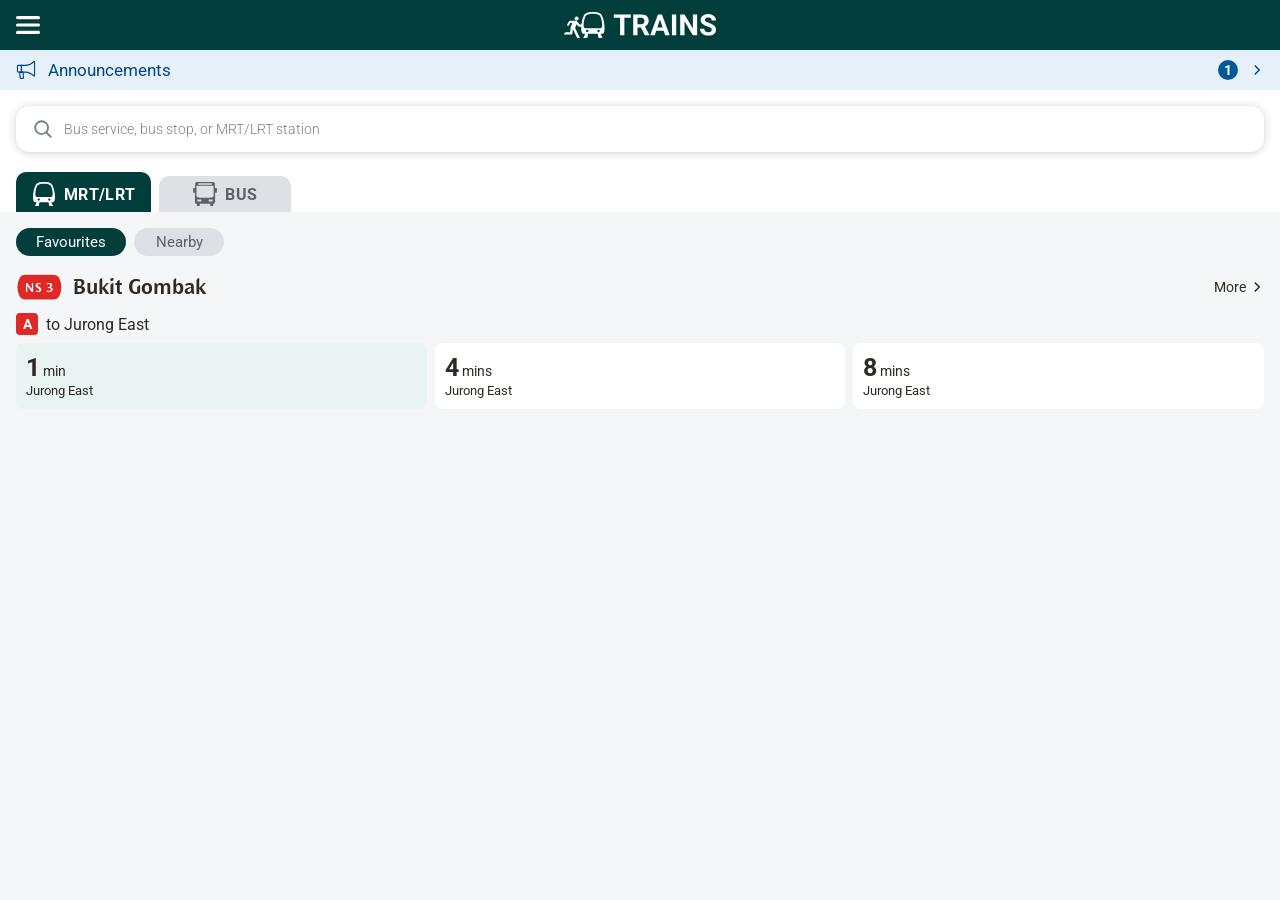
<file: index.html>
<!DOCTYPE html>
<html lang="en">

<head>
  <meta charset="UTF-8">
  <meta name="viewport" content="width=device-width, initial-scale=1.0">
  <title>TRAINS</title>
  <link rel="stylesheet" href="styles/global.css">
  <link rel="stylesheet" href="styles/home.css">
</head>

<body>
  <!-- Header -->
  <header class="header">
    <button class="menu-button" type="button">
      <img src="icons/menu.svg">
    </button>
    <img class="header-logo" src="icons/logo-full.svg">
  </header>

  <!-- Banner -->
  <div class="banner">
    <img class="banner-icon" src="icons/megaphone.svg">
    <span class="banner-text">Announcements</span>
    <span class="banner-badge">1</span>
    <img class="banner-arrow" src="icons/chevron.svg">
  </div>

  <!-- Search Box & Tabs -->
  <section class="top-surface">
    <div class="search-bar">
      <div class="search-box">
        <img class="search-icon" src="icons/search.svg">
        <input class="search-input" type="text" placeholder="Bus service, bus stop, or MRT/LRT station">
      </div>
    </div>

    <div class="tab-bar" role="tablist">
      <button class="tab active" role="tab" type="button">
        <span class="tab-icon tab-icon-mrt"></span>
        <span>MRT/LRT</span>
      </button>

      <button class="tab" role="tab" type="button">
        <span class="tab-icon tab-icon-bus"></span>
        <span>BUS</span>
      </button>
    </div>
  </section>

  <!-- Main content -->
  <main class="content">
    <div class="pill-row" role="group">
      <button class="pill active" type="button">Favourites</button>
      <button class="pill" type="button">Nearby</button>
    </div>

    <section class="station-group">
      <div class="station-header">
        <div class="station-title">
          <span data-caplet="NS3"></span>
          <h2 class="station-name">Bukit Gombak</h2>
        </div>
        <a class="link-chevron" href="">
          <span>More</span><span class="chevron-icon" aria-hidden="true"></span>
        </a>
      </div>
      <!-- Platform A -->
  <div class="platform-group">
    <div class="platform-header">
      <span class="platform-badge line-nsl">A</span>
      <span class="platform-dest">to Jurong East</span>
    </div>

    <div class="train-grid">
      <div class="train-card is-first">
        <div class="train-time"><strong>1</strong> min</div>
        <div class="train-terminus">Jurong East</div>
      </div>

      <div class="train-card">
        <div class="train-time"><strong>4</strong> mins</div>
        <div class="train-terminus">Jurong East</div>
      </div>

      <div class="train-card">
        <div class="train-time"><strong>8</strong> mins</div>
        <div class="train-terminus">Jurong East</div>
      </div>
    </div>
  </div>
    </section>
  </main>

  <script src="scripts/caplets.js"></script> <!-- the script that will handle caplets -->
</body>

</html>
</file>
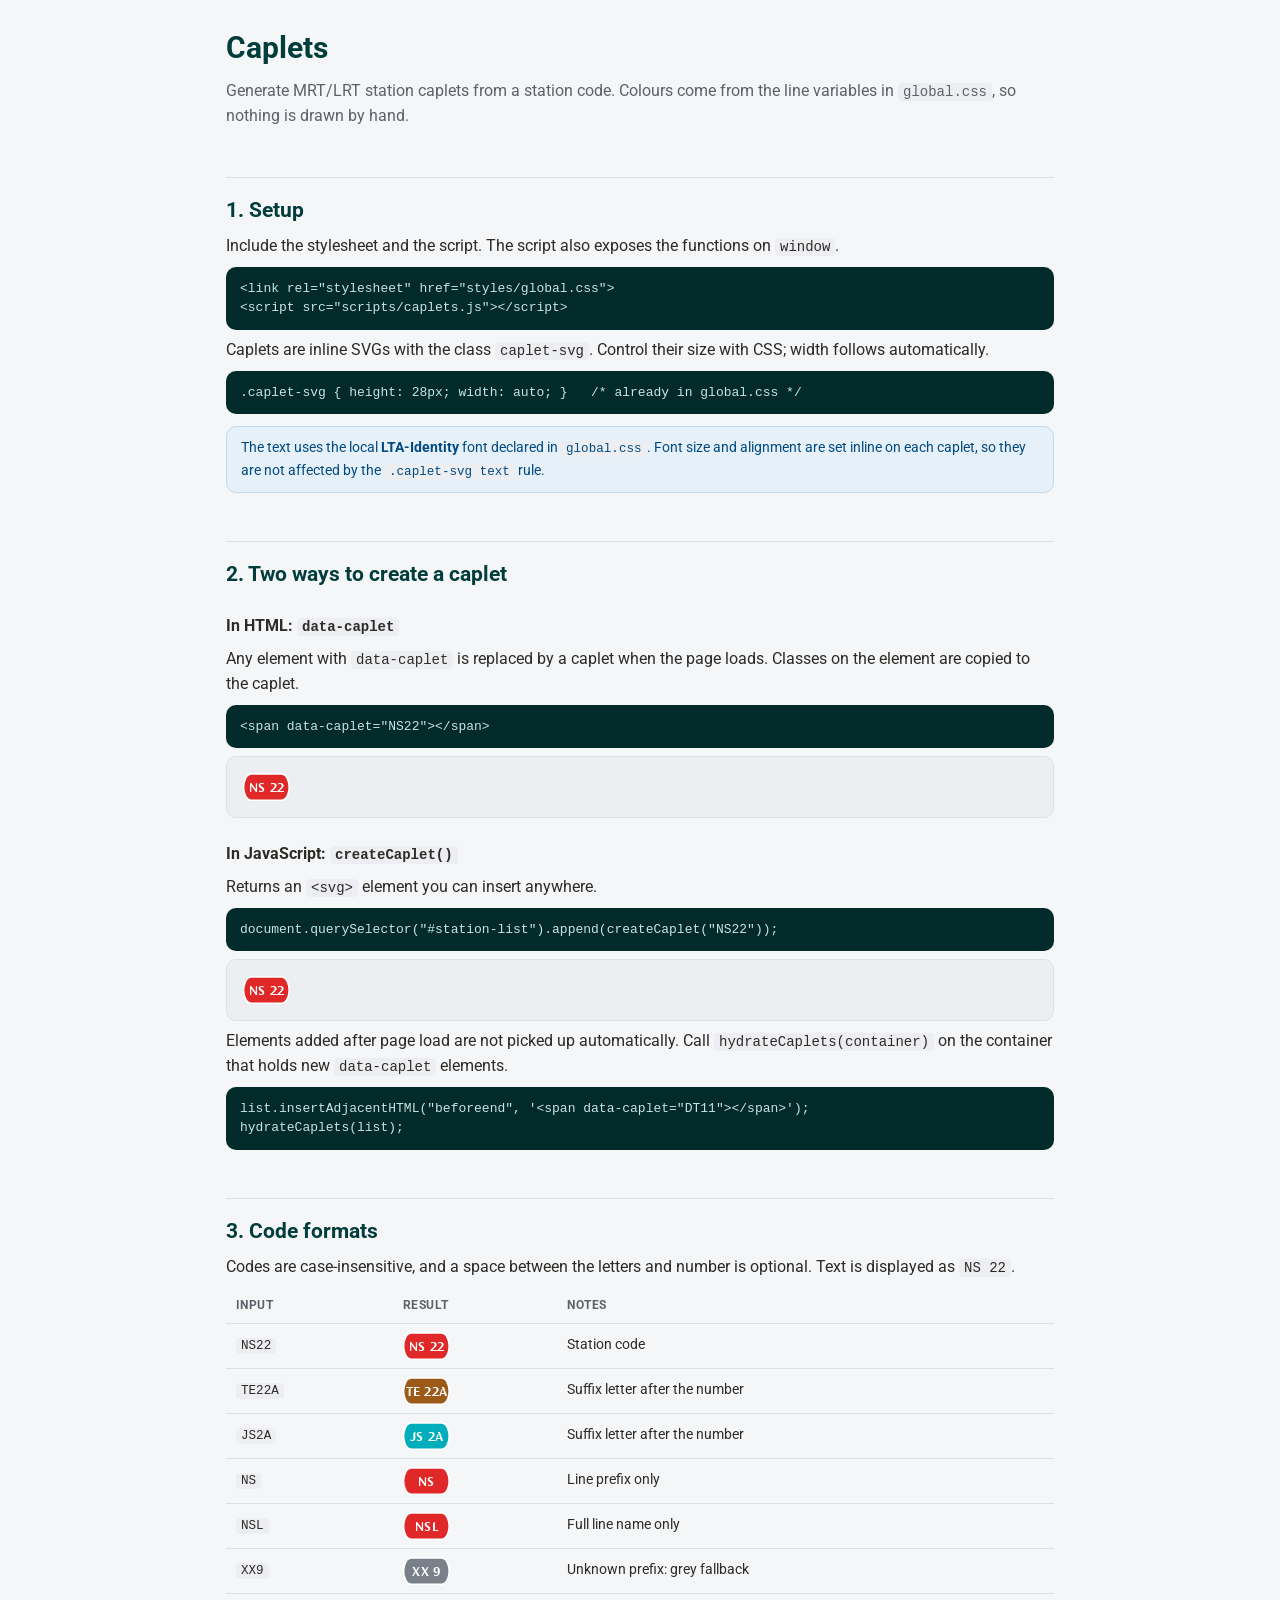
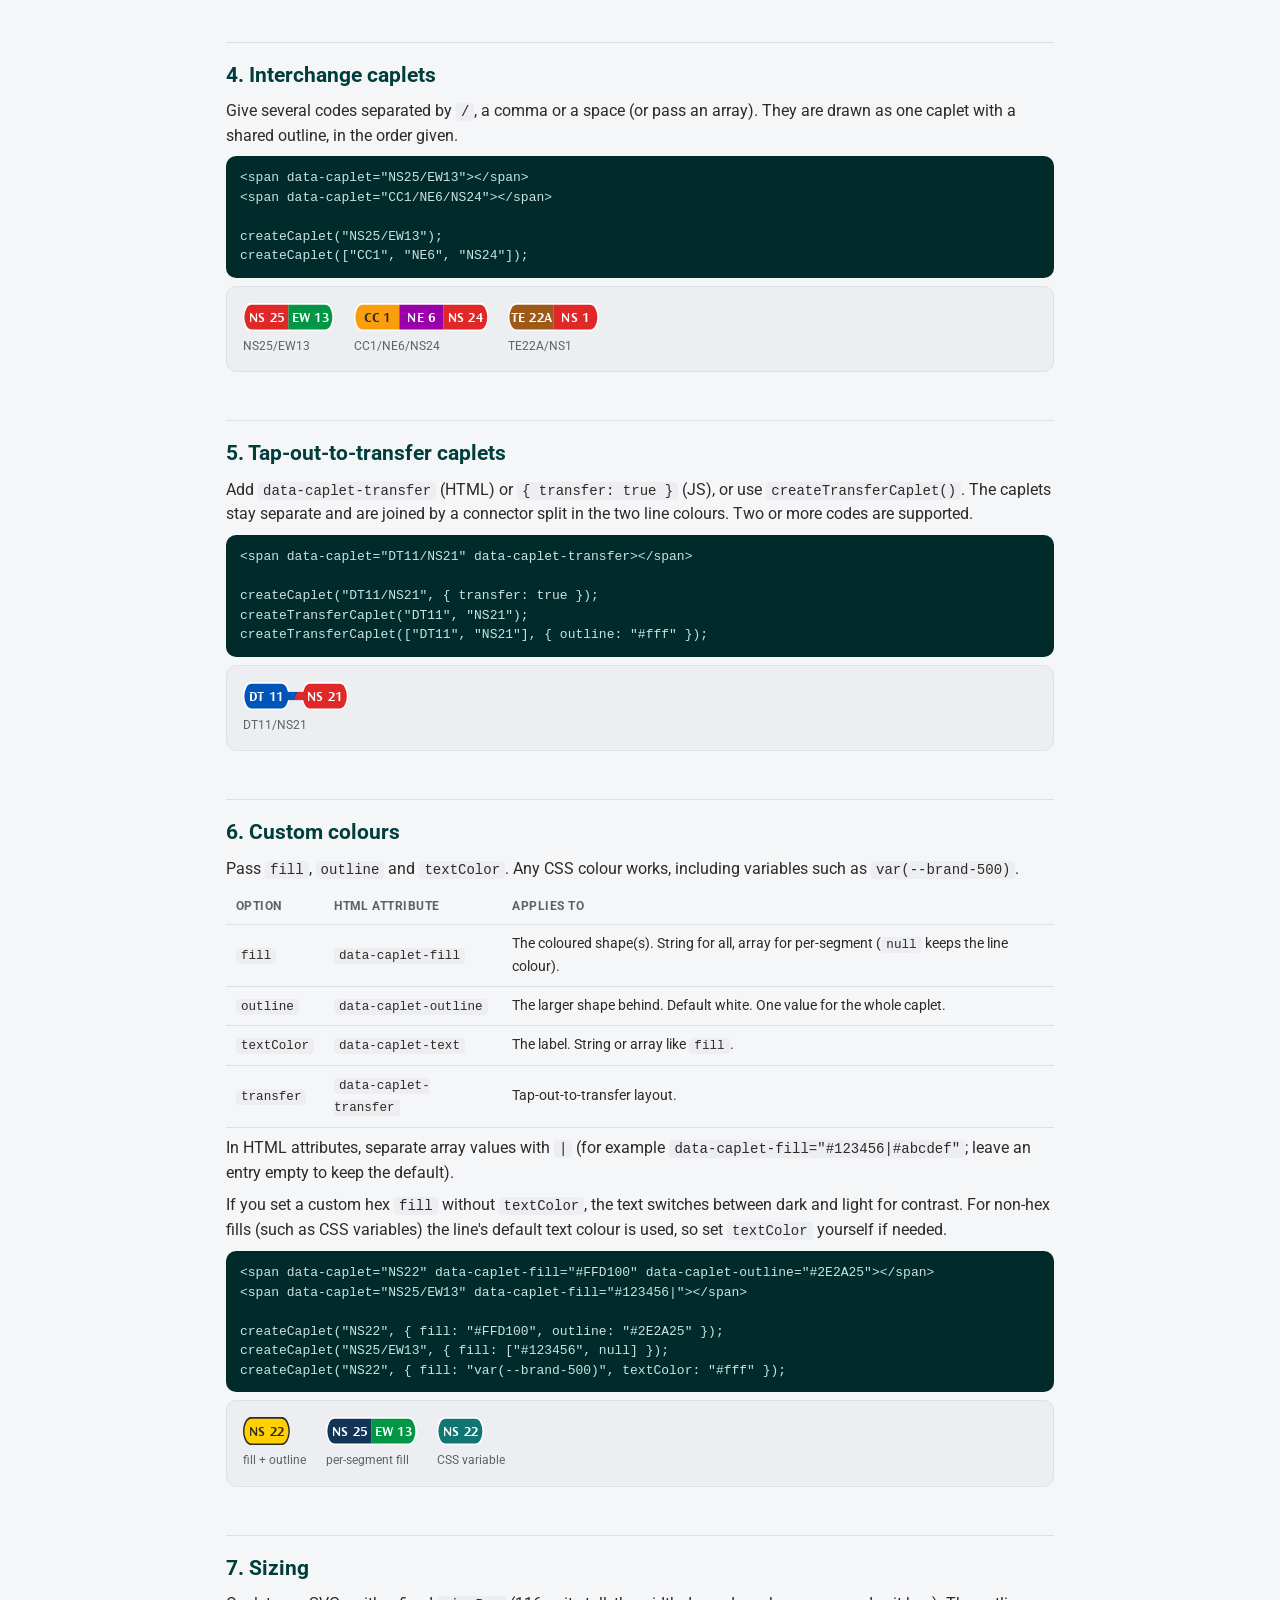
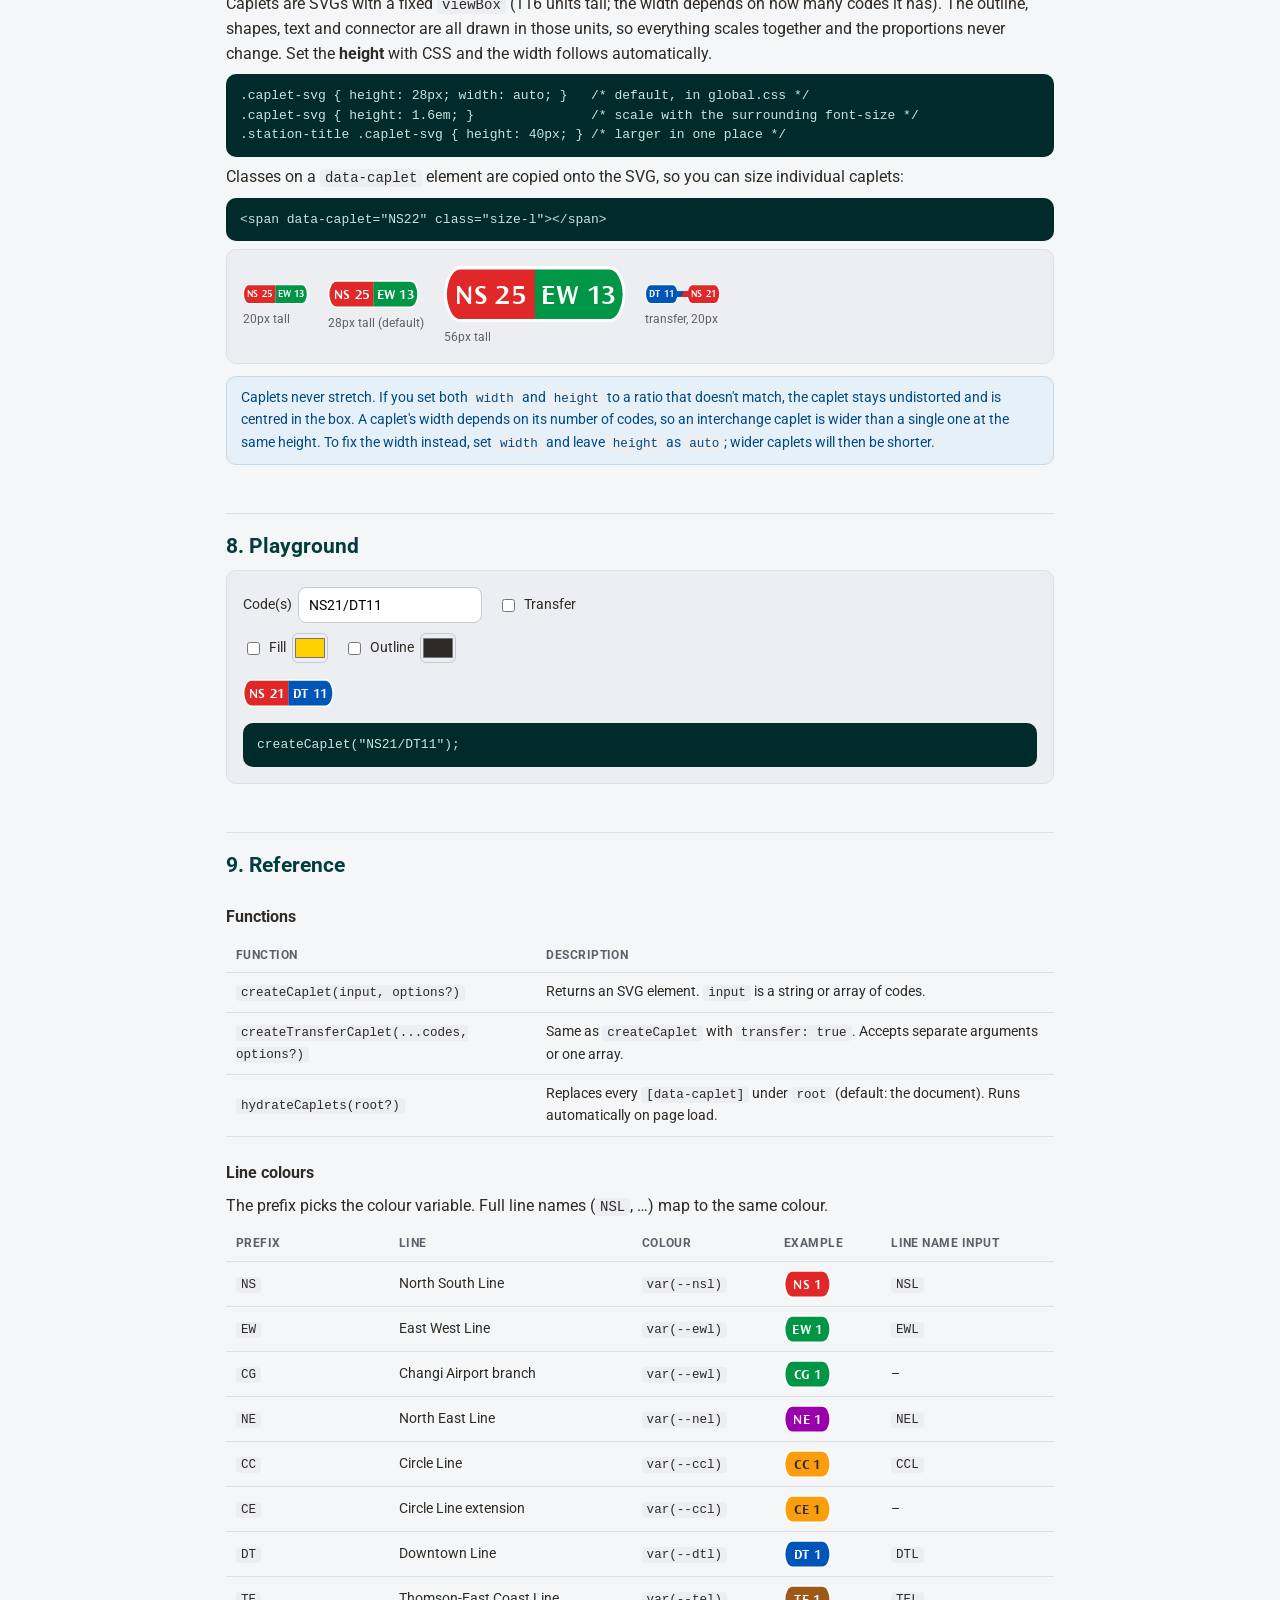
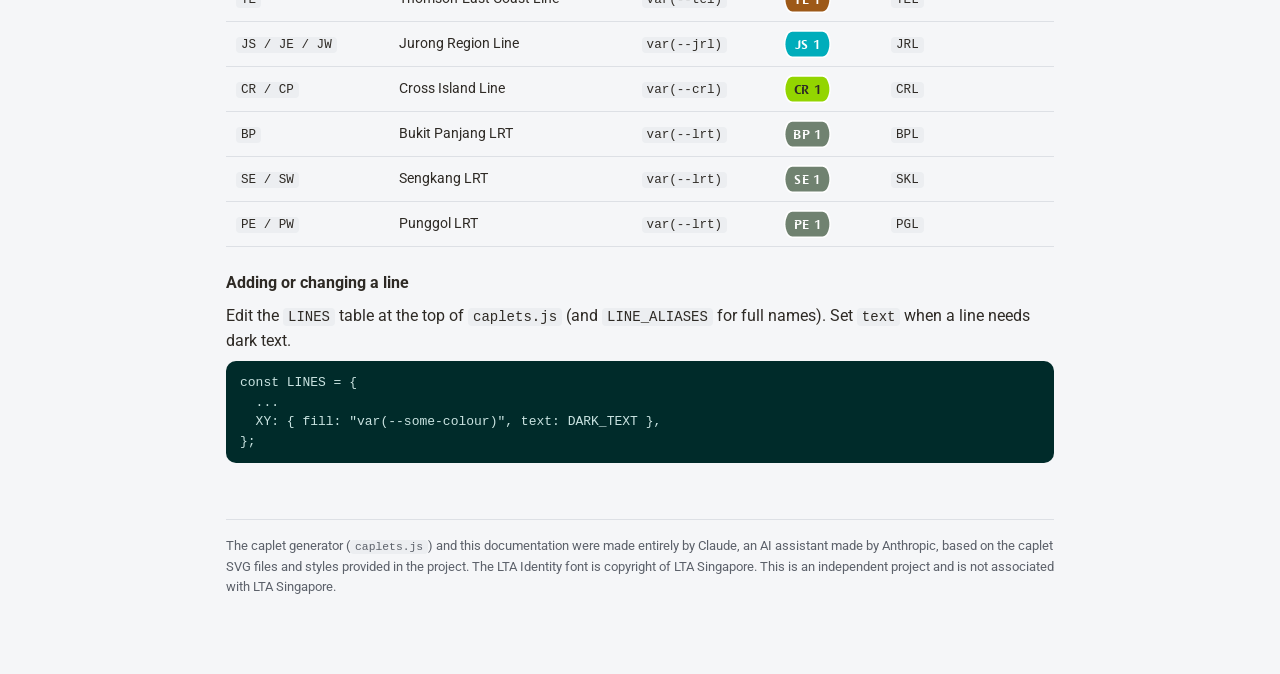
<file: caplet-docs.html>
<!DOCTYPE html>
<html lang="en">

<head>
  <meta charset="UTF-8">
  <meta name="viewport" content="width=device-width, initial-scale=1.0">
  <title>Caplets – Documentation</title>
  <link rel="stylesheet" href="styles/global.css">
  <style>
    /* Docs-only styling */
    body { line-height: 1.55; }
    .doc { max-width: 860px; margin: 0 auto; padding: 24px 16px 80px; }
    .doc h1 { margin: 0 0 4px; font-size: 1.9rem; color: var(--brand-800); }
    .doc h2 { margin: 48px 0 8px; padding-top: 16px; border-top: 1px solid var(--grey-200); font-size: 1.3rem; color: var(--brand-800); }
    .doc h3 { margin: 24px 0 6px; font-size: 1rem; }
    .doc p { margin: 8px 0; }
    .lead { color: var(--grey-600); margin: 0 0 24px; }
    code { font-family: ui-monospace, SFMono-Regular, Menlo, Consolas, monospace; font-size: 0.875em; background: var(--grey-100); padding: 1px 5px; border-radius: 4px; }
    pre { margin: 8px 0; padding: 12px 14px; overflow-x: auto; background: var(--brand-900); color: var(--brand-100); border-radius: 10px; font-size: 0.8125rem; line-height: 1.5; }
    pre code { background: none; padding: 0; color: inherit; font-size: inherit; }
    .demo { display: flex; flex-wrap: wrap; align-items: center; gap: 12px 20px; margin: 8px 0; padding: 16px; background: var(--grey-100); border: 1px solid var(--grey-200); border-radius: 10px; }
    .demo figure { margin: 0; display: flex; flex-direction: column; align-items: flex-start; gap: 6px; }
    .demo figcaption { font-size: 0.75rem; color: var(--grey-600); }
    table { width: 100%; border-collapse: collapse; margin: 8px 0; font-size: 0.9rem; }
    th, td { padding: 8px 10px; text-align: left; vertical-align: middle; border-bottom: 1px solid var(--grey-200); }
    th { font-size: 0.75rem; text-transform: uppercase; letter-spacing: 0.04em; color: var(--grey-600); }
    .note { margin: 12px 0; padding: 10px 14px; background: var(--info-tint); border: 1px solid var(--info-border); border-radius: 10px; color: var(--info-shade); font-size: 0.9rem; }
    .caplet-svg.size-s { height: 20px; }
    .caplet-svg.size-l { height: 56px; }
    .credit { margin-top: 56px; padding-top: 16px; border-top: 1px solid var(--grey-200); font-size: 0.8125rem; color: var(--grey-600); }
    .playground { display: grid; gap: 10px; padding: 16px; background: var(--grey-100); border: 1px solid var(--grey-200); border-radius: 10px; }
    .playground .row { display: flex; flex-wrap: wrap; gap: 10px 16px; align-items: center; }
    .playground label { display: flex; align-items: center; gap: 6px; font-size: 0.875rem; }
    .playground input[type="text"] { height: 36px; padding: 0 10px; border: 1px solid var(--grey-300); border-radius: 8px; font: inherit; }
    .playground input[type="color"] { width: 36px; height: 30px; padding: 0; border: 1px solid var(--grey-300); border-radius: 6px; background: none; }
    .playground .out { min-height: 40px; display: flex; align-items: center; }
    .playground pre { margin: 0; }
  </style>
</head>

<body>
  <main class="doc">
    <h1>Caplets</h1>
    <p class="lead">Generate MRT/LRT station caplets from a station code. Colours come from the line variables in <code>global.css</code>, so nothing is drawn by hand.</p>

    <h2 id="setup">1. Setup</h2>
    <p>Include the stylesheet and the script. The script also exposes the functions on <code>window</code>.</p>
    <pre><code>&lt;link rel="stylesheet" href="styles/global.css"&gt;
&lt;script src="scripts/caplets.js"&gt;&lt;/script&gt;</code></pre>
    <p>Caplets are inline SVGs with the class <code>caplet-svg</code>. Control their size with CSS; width follows automatically.</p>
    <pre><code>.caplet-svg { height: 28px; width: auto; }   /* already in global.css */</code></pre>
    <div class="note">The text uses the local <strong>LTA-Identity</strong> font declared in <code>global.css</code>. Font size and alignment are set inline on each caplet, so they are not affected by the <code>.caplet-svg text</code> rule.</div>

    <h2 id="html">2. Two ways to create a caplet</h2>

    <h3>In HTML: <code>data-caplet</code></h3>
    <p>Any element with <code>data-caplet</code> is replaced by a caplet when the page loads. Classes on the element are copied to the caplet.</p>
    <pre><code>&lt;span data-caplet="NS22"&gt;&lt;/span&gt;</code></pre>
    <div class="demo"><span data-caplet="NS22"></span></div>

    <h3>In JavaScript: <code>createCaplet()</code></h3>
    <p>Returns an <code>&lt;svg&gt;</code> element you can insert anywhere.</p>
    <pre><code>document.querySelector("#station-list").append(createCaplet("NS22"));</code></pre>
    <div class="demo" id="js-demo"></div>

    <p>Elements added after page load are not picked up automatically. Call <code>hydrateCaplets(container)</code> on the container that holds new <code>data-caplet</code> elements.</p>
    <pre><code>list.insertAdjacentHTML("beforeend", '&lt;span data-caplet="DT11"&gt;&lt;/span&gt;');
hydrateCaplets(list);</code></pre>

    <h2 id="codes">3. Code formats</h2>
    <p>Codes are case-insensitive, and a space between the letters and number is optional. Text is displayed as <code>NS 22</code>.</p>
    <table>
      <thead><tr><th>Input</th><th>Result</th><th>Notes</th></tr></thead>
      <tbody>
        <tr><td><code>NS22</code></td><td><span data-caplet="NS22"></span></td><td>Station code</td></tr>
        <tr><td><code>TE22A</code></td><td><span data-caplet="TE22A"></span></td><td>Suffix letter after the number</td></tr>
        <tr><td><code>JS2A</code></td><td><span data-caplet="JS2A"></span></td><td>Suffix letter after the number</td></tr>
        <tr><td><code>NS</code></td><td><span data-caplet="NS"></span></td><td>Line prefix only</td></tr>
        <tr><td><code>NSL</code></td><td><span data-caplet="NSL"></span></td><td>Full line name only</td></tr>
        <tr><td><code>XX9</code></td><td><span data-caplet="XX9"></span></td><td>Unknown prefix: grey fallback</td></tr>
      </tbody>
    </table>

    <h2 id="interchange">4. Interchange caplets</h2>
    <p>Give several codes separated by <code>/</code>, a comma or a space (or pass an array). They are drawn as one caplet with a shared outline, in the order given.</p>
    <pre><code>&lt;span data-caplet="NS25/EW13"&gt;&lt;/span&gt;
&lt;span data-caplet="CC1/NE6/NS24"&gt;&lt;/span&gt;

createCaplet("NS25/EW13");
createCaplet(["CC1", "NE6", "NS24"]);</code></pre>
    <div class="demo">
      <figure><span data-caplet="NS25/EW13"></span><figcaption>NS25/EW13</figcaption></figure>
      <figure><span data-caplet="CC1/NE6/NS24"></span><figcaption>CC1/NE6/NS24</figcaption></figure>
      <figure><span data-caplet="TE22A/NS1"></span><figcaption>TE22A/NS1</figcaption></figure>
    </div>

    <h2 id="transfer">5. Tap-out-to-transfer caplets</h2>
    <p>Add <code>data-caplet-transfer</code> (HTML) or <code>{ transfer: true }</code> (JS), or use <code>createTransferCaplet()</code>. The caplets stay separate and are joined by a connector split in the two line colours. Two or more codes are supported.</p>
    <pre><code>&lt;span data-caplet="DT11/NS21" data-caplet-transfer&gt;&lt;/span&gt;

createCaplet("DT11/NS21", { transfer: true });
createTransferCaplet("DT11", "NS21");
createTransferCaplet(["DT11", "NS21"], { outline: "#fff" });</code></pre>
    <div class="demo">
      <figure><span data-caplet="DT11/NS21" data-caplet-transfer></span><figcaption>DT11/NS21</figcaption></figure>
    </div>

    <h2 id="colours">6. Custom colours</h2>
    <p>Pass <code>fill</code>, <code>outline</code> and <code>textColor</code>. Any CSS colour works, including variables such as <code>var(--brand-500)</code>.</p>
    <table>
      <thead><tr><th>Option</th><th>HTML attribute</th><th>Applies to</th></tr></thead>
      <tbody>
        <tr><td><code>fill</code></td><td><code>data-caplet-fill</code></td><td>The coloured shape(s). String for all, array for per-segment (<code>null</code> keeps the line colour).</td></tr>
        <tr><td><code>outline</code></td><td><code>data-caplet-outline</code></td><td>The larger shape behind. Default white. One value for the whole caplet.</td></tr>
        <tr><td><code>textColor</code></td><td><code>data-caplet-text</code></td><td>The label. String or array like <code>fill</code>.</td></tr>
        <tr><td><code>transfer</code></td><td><code>data-caplet-transfer</code></td><td>Tap-out-to-transfer layout.</td></tr>
      </tbody>
    </table>
    <p>In HTML attributes, separate array values with <code>|</code> (for example <code>data-caplet-fill="#123456|#abcdef"</code>; leave an entry empty to keep the default).</p>
    <p>If you set a custom hex <code>fill</code> without <code>textColor</code>, the text switches between dark and light for contrast. For non-hex fills (such as CSS variables) the line's default text colour is used, so set <code>textColor</code> yourself if needed.</p>
    <pre><code>&lt;span data-caplet="NS22" data-caplet-fill="#FFD100" data-caplet-outline="#2E2A25"&gt;&lt;/span&gt;
&lt;span data-caplet="NS25/EW13" data-caplet-fill="#123456|"&gt;&lt;/span&gt;

createCaplet("NS22", { fill: "#FFD100", outline: "#2E2A25" });
createCaplet("NS25/EW13", { fill: ["#123456", null] });
createCaplet("NS22", { fill: "var(--brand-500)", textColor: "#fff" });</code></pre>
    <div class="demo">
      <figure><span data-caplet="NS22" data-caplet-fill="#FFD100" data-caplet-outline="#2E2A25"></span><figcaption>fill + outline</figcaption></figure>
      <figure><span data-caplet="NS25/EW13" data-caplet-fill="#123456|"></span><figcaption>per-segment fill</figcaption></figure>
      <figure><span data-caplet="NS22" data-caplet-fill="var(--brand-500)" data-caplet-text="#ffffff"></span><figcaption>CSS variable</figcaption></figure>
    </div>

    <h2 id="sizing">7. Sizing</h2>
    <p>Caplets are SVGs with a fixed <code>viewBox</code> (116 units tall; the width depends on how many codes it has). The outline, shapes, text and connector are all drawn in those units, so everything scales together and the proportions never change. Set the <strong>height</strong> with CSS and the width follows automatically.</p>
    <pre><code>.caplet-svg { height: 28px; width: auto; }   /* default, in global.css */
.caplet-svg { height: 1.6em; }               /* scale with the surrounding font-size */
.station-title .caplet-svg { height: 40px; } /* larger in one place */</code></pre>
    <p>Classes on a <code>data-caplet</code> element are copied onto the SVG, so you can size individual caplets:</p>
    <pre><code>&lt;span data-caplet="NS22" class="size-l"&gt;&lt;/span&gt;</code></pre>
    <div class="demo">
      <figure><span data-caplet="NS25/EW13" class="size-s"></span><figcaption>20px tall</figcaption></figure>
      <figure><span data-caplet="NS25/EW13"></span><figcaption>28px tall (default)</figcaption></figure>
      <figure><span data-caplet="NS25/EW13" class="size-l"></span><figcaption>56px tall</figcaption></figure>
      <figure><span data-caplet="DT11/NS21" data-caplet-transfer class="size-s"></span><figcaption>transfer, 20px</figcaption></figure>
    </div>
    <div class="note">Caplets never stretch. If you set both <code>width</code> and <code>height</code> to a ratio that doesn't match, the caplet stays undistorted and is centred in the box. A caplet's width depends on its number of codes, so an interchange caplet is wider than a single one at the same height. To fix the width instead, set <code>width</code> and leave <code>height</code> as <code>auto</code>; wider caplets will then be shorter.</div>

    <h2 id="playground">8. Playground</h2>
    <div class="playground">
      <div class="row">
        <label>Code(s) <input type="text" id="pg-codes" value="NS21/DT11" size="18"></label>
        <label><input type="checkbox" id="pg-transfer"> Transfer</label>
      </div>
      <div class="row">
        <label><input type="checkbox" id="pg-use-fill"> Fill <input type="color" id="pg-fill" value="#FFD100"></label>
        <label><input type="checkbox" id="pg-use-outline"> Outline <input type="color" id="pg-outline" value="#2E2A25"></label>
      </div>
      <div class="out" id="pg-out"></div>
      <pre><code id="pg-code"></code></pre>
    </div>

    <h2 id="reference">9. Reference</h2>

    <h3>Functions</h3>
    <table>
      <thead><tr><th>Function</th><th>Description</th></tr></thead>
      <tbody>
        <tr><td><code>createCaplet(input, options?)</code></td><td>Returns an SVG element. <code>input</code> is a string or array of codes.</td></tr>
        <tr><td><code>createTransferCaplet(...codes, options?)</code></td><td>Same as <code>createCaplet</code> with <code>transfer: true</code>. Accepts separate arguments or one array.</td></tr>
        <tr><td><code>hydrateCaplets(root?)</code></td><td>Replaces every <code>[data-caplet]</code> under <code>root</code> (default: the document). Runs automatically on page load.</td></tr>
      </tbody>
    </table>

    <h3>Line colours</h3>
    <p>The prefix picks the colour variable. Full line names (<code>NSL</code>, …) map to the same colour.</p>
    <table id="line-table">
      <thead><tr><th>Prefix</th><th>Line</th><th>Colour</th><th>Example</th><th>Line name input</th></tr></thead>
      <tbody></tbody>
    </table>

    <h3>Adding or changing a line</h3>
    <p>Edit the <code>LINES</code> table at the top of <code>caplets.js</code> (and <code>LINE_ALIASES</code> for full names). Set <code>text</code> when a line needs dark text.</p>
    <pre><code>const LINES = {
  ...
  XY: { fill: "var(--some-colour)", text: DARK_TEXT },
};</code></pre>

    <footer class="credit">
      The caplet generator (<code>caplets.js</code>) and this documentation were made entirely by Claude, an AI assistant made by Anthropic, based on the caplet SVG files and styles provided in the project. The LTA Identity font is copyright of LTA Singapore. This is an independent project and is not associated with LTA Singapore.
    </footer>
  </main>

  <script src="scripts/caplets.js"></script>
  <script>
    // Runs before caplets.js hydrates on DOMContentLoaded, so data-caplet spans added here are picked up.

    // JS example
    document.getElementById("js-demo").append(createCaplet("NS22"));

    // Line table
    const LINE_ROWS = [
      ["NS", "North South Line", "--nsl", "NSL"],
      ["EW", "East West Line", "--ewl", "EWL"],
      ["CG", "Changi Airport branch", "--ewl", ""],
      ["NE", "North East Line", "--nel", "NEL"],
      ["CC", "Circle Line", "--ccl", "CCL"],
      ["CE", "Circle Line extension", "--ccl", ""],
      ["DT", "Downtown Line", "--dtl", "DTL"],
      ["TE", "Thomson-East Coast Line", "--tel", "TEL"],
      ["JS / JE / JW", "Jurong Region Line", "--jrl", "JRL"],
      ["CR / CP", "Cross Island Line", "--crl", "CRL"],
      ["BP", "Bukit Panjang LRT", "--lrt", "BPL"],
      ["SE / SW", "Sengkang LRT", "--lrt", "SKL"],
      ["PE / PW", "Punggol LRT", "--lrt", "PGL"],
    ];
    const tbody = document.querySelector("#line-table tbody");
    for (const [prefix, name, variable, alias] of LINE_ROWS) {
      const example = prefix.split(" / ")[0] + "1";
      const tr = document.createElement("tr");
      tr.innerHTML =
        `<td><code>${prefix}</code></td><td>${name}</td><td><code>var(${variable})</code></td>` +
        `<td><span data-caplet="${example}"></span></td>` +
        `<td>${alias ? `<code>${alias}</code>` : "–"}</td>`;
      tbody.appendChild(tr);
    }

    // Playground
    const $ = (id) => document.getElementById(id);
    function updatePlayground() {
      const codes = $("pg-codes").value.trim();
      const options = {};
      if ($("pg-transfer").checked) options.transfer = true;
      if ($("pg-use-fill").checked) options.fill = $("pg-fill").value;
      if ($("pg-use-outline").checked) options.outline = $("pg-outline").value;

      $("pg-out").replaceChildren(codes ? createCaplet(codes, options) : "");
      const optText = Object.keys(options).length ? ", " + JSON.stringify(options) : "";
      $("pg-code").textContent = `createCaplet(${JSON.stringify(codes)}${optText});`;
    }
    document.querySelector(".playground").addEventListener("input", updatePlayground);
    updatePlayground();
  </script>
</body>

</html>
</file>
<file: styles/global.css>
/* Fonts */
@import url('https://fonts.googleapis.com/css2?family=Roboto:ital,wght@0,100..900;1,100..900&display=swap');

@font-face {
  font-family: "LTA-Identity";
  src: url("../fonts/LTA-Identity.ttf");
  font-display: swap;
}

@font-face {
  font-family: "Stroudley";
  font-weight: bold;
  font-style: normal;
  src: url("../fonts/Stroudley-Bold.ttf");
  font-display: swap;
}

/* Colours */
:root {
  /* Signage */
  --black: #2E2A25;
  --exit-yellow: #FFD100;

  /* Network */
  --nsl: #DF2827;
  --ewl: #009645;
  --nel: #9900AB;
  --ccl: #FA9E0D;
  --dtl: #0055B8;
  --tel: #9D5918;
  --jrl: #00ADBB;
  --crl: #93D500;
  --stl: #FF99CE;
  --lrt: #708270;
  --bus: #93D500;

  /* Brand */
  --brand-900: #002B2A;
  --brand-800: #003D3B;
  --brand-700: #004D4A;
  --brand-600: #06605C;
  --brand-500: #117571;
  --brand-400: #2E8E89;
  --brand-300: #5FABA7;
  --brand-200: #94C7C4;
  --brand-100: #C9E3E1;
  --brand-50: #E8F3F2;
  --brand-accent: #FFD040;

  /* Grey */
  --grey-900: #2E2A25;
  --grey-700: #454850;
  --grey-600: #5C616A;
  --grey-500: #7A808A;
  --grey-400: #9FA5AE;
  --grey-300: #C5CAD1;
  --grey-200: #DDE0E5;
  --grey-100: #ECEEF1;
  --grey-50: #F5F6F8;
  --grey-0: #FFFFFF;

  /* System */
  --error-solid: #D42E12;
  --error-tint: #FDECE8;
  --error-border: #FAD0C7;
  --error-shade: #A82309;

  --warning-solid: #FCC917;
  --warning-tint: #FFF7DB;
  --warning-border: #FFEDAE;
  --warning-shade: #5E4200;

  --success-solid: #007A38;
  --success-tint: #E6F5EC;
  --success-border: #C2E7D0;
  --success-shade: #006B30;

  --info-solid: #00599C;
  --info-tint: #E6F0F8;
  --info-border: #C2DAEE;
  --info-shade: #004A83;

  /* Bus Load */
  --busload-red: #FF595D;
  --busload-orange: #FEB633;
  --busload-green: #59B201;
}

.line-nsl { background: var(--nsl); color: var(--grey-0); }
.line-ewl { background: var(--ewl); color: var(--grey-0); }
.line-nel { background: var(--nel); color: var(--grey-0); }
.line-ccl { background: var(--ccl); color: var(--black); }
.line-dtl { background: var(--dtl); color: var(--grey-0); }
.line-tel { background: var(--tel); color: var(--grey-0); }
.line-jrl { background: var(--jrl); color: var(--grey-0); }
.line-crl { background: var(--crl); color: var(--black); }
.line-stl { background: var(--stl); color: var(--black); }
.line-lrt { background: var(--lrt); color: var(--grey-0); }

/* Caplets */
.caplet-svg {
  display: inline-block;
  height: 28px;
  width: auto;
  flex-shrink: 0;
  vertical-align: middle;
}

.caplet-svg text {
  font-family: "LTA-Identity", "Roboto", sans-serif;
  font-size: 14px;
  dominant-baseline: central;
  text-anchor: middle;
  letter-spacing: 0.02em;
}

/* Base */
* {
  box-sizing: border-box;
}

html {
  background: var(--grey-50);
}

body {
  min-height: 100dvh;
  margin: 0;
  font-family: "Roboto", sans-serif;
  color: var(--black);
}

button {
  padding: 0;
  border: 0;
  background: none;
  font: inherit;
  cursor: pointer;
}

/* Header */
.header {
  position: relative;
  height: 50px;
  padding: 0 56px;
  background: var(--brand-800);
  display: flex;
  align-items: center;
  justify-content: center;
}

/* Pills */
.pill-row {
  display: flex;
  align-self: flex-start;
  gap: 8px;
}

.pill {
  min-width: 90px;
  padding: 5px 20px;
  border-radius: 999px;
  background: var(--grey-200);
  color: var(--grey-600);
  font-size: 0.9375rem;
  font-weight: 400;
  display: flex;
  align-items: center;
  justify-content: center;
  white-space: nowrap;
}

.pill.active {
  background: var(--brand-800);
  color: var(--grey-0);
}

/* "More" */
.link-chevron {
  display: inline-flex;
  align-items: center;
  gap: 4px;
  font-size: 0.875rem;
  color: var(--black);
  text-decoration: none;
  white-space: nowrap;
  flex-shrink: 0;
}

.chevron-icon {
  display: inline-block;
  width: 14px;
  height: 14px;
  background-color: currentColor;
  -webkit-mask: url("../icons/chevron.svg") no-repeat center / contain;
  mask: url("../icons/chevron.svg") no-repeat center / contain;
}

/* Platform details */
.platform-group {
  display: flex;
  flex-direction: column;
  gap: 8px;
}

.platform-header {
  display: flex;
  align-items: center;
  gap: 8px;
}

.platform-badge {
  min-width: 22px;
  height: 22px;
  padding: 0 5px;
  border-radius: 4px;
  font-size: 0.875rem;
  font-weight: 700;
  display: inline-flex;
  align-items: center;
  justify-content: center;
  flex-shrink: 0;
}

.platform-dest {
  font-size: 1rem;
  color: var(--black);
}

/* Next 3 trains details */
.train-grid {
  display: grid;
  grid-template-columns: repeat(3, 1fr);
  gap: 8px;
}

.train-card {
  min-height: 66px;
  padding: 8px 10px;
  border-radius: 8px;
  background: var(--grey-0);
  display: flex;
  flex-direction: column;
  justify-content: center;
  gap: 2px;
  min-width: 0;
}

.train-card.is-first {
  background: var(--brand-50);
}

.train-time {
  font-size: 0.875rem;
  color: var(--black);
  line-height: 1.1;
}

.train-time strong {
  font-size: 1.55rem;
  font-weight: 700;
}

.train-time.is-arr {
  color: var(--success-solid);
}

.train-terminus {
  font-size: 0.8125rem;
  color: var(--black);
  white-space: nowrap;
  overflow: hidden;
  text-overflow: ellipsis;
}

@media (max-width: 340px) {
  .train-card {
    min-height: 60px;
    padding: 6px 7px;
  }

  .train-time strong {
    font-size: 1.3rem;
  }

  .train-terminus {
    font-size: 0.75rem;
  }
}
</file>
<file: styles/home.css>
/* Header */
.header-logo {
  display: block;
  height: 26px;
  max-width: 100%;
  object-fit: contain;
  filter: brightness(0) invert(1);
  cursor: pointer;
}

.menu-button {
  position: absolute;
  left: 16px;
  top: 50%;
  transform: translateY(-50%);
}

.menu-button img {
  display: block;
  width: 24px;
}

/* Banner */
.banner {
  min-height: 40px;
  padding: 0 clamp(10px, 4.5vw, 16px);
  display: flex;
  align-items: center;
  gap: clamp(6px, 3.5vw, 12px);
  background: var(--info-tint);
  color: var(--info-shade);
}

.banner-icon {
  width: clamp(16px, 6vw, 20px);
  flex-shrink: 0;
}

.banner-text {
  flex: 1;
  font-size: clamp(0.8rem, 6vw, 1.05rem);
  white-space: nowrap;
}

.banner-badge {
  width: clamp(16px, 6vw, 20px);
  height: clamp(16px, 6vw, 20px);
  flex-shrink: 0;
  border-radius: 50%;
  background: var(--info-solid);
  color: var(--grey-0);
  font-size: clamp(0.65rem, 4vw, 0.875rem);
  font-weight: 700;
  display: flex;
  align-items: center;
  justify-content: center;
}

.banner-arrow {
  width: clamp(12px, 4vw, 14px);
  flex-shrink: 0;
}

/* Search & Tabs Surface */
.top-surface {
  background: var(--grey-0);
  display: flex;
  flex-direction: column;
}

.search-bar {
  padding: 16px 16px 20px;
}

.search-box {
  position: relative;
}

.search-icon {
  position: absolute;
  left: 16px;
  top: 50%;
  transform: translateY(-50%);
  width: 22px;
}

.search-input {
  width: 100%;
  height: 46px;
  padding: 0 12px 0 48px;
  border: 0;
  border-radius: 14px;
  background: var(--grey-0);
  box-shadow: 0 1px 8px rgba(46, 42, 37, 0.22);
  font: inherit;
  font-size: 0.875rem;
  font-weight: 300;
  color: var(--grey-900);
}

.search-input::placeholder {
  color: var(--grey-500);
}

.tab-bar {
  display: flex;
  align-items: flex-end;
  gap: 8px;
  padding: 0 16px;
}

.tab {
  min-width: 132px;
  height: 36px;
  padding: 0 16px;
  border-radius: 10px 10px 0 0;
  background: var(--grey-200);
  color: var(--grey-600);
  font-size: 1rem;
  font-weight: 700;
  letter-spacing: 0.02em;
  display: flex;
  align-items: center;
  justify-content: center;
  gap: 8px;
  white-space: nowrap;
}

.tab.active {
  height: 40px;
  padding-top: 4px;
  background: var(--brand-800);
  color: var(--grey-0);
}

.tab-icon {
  width: 24px;
  height: 24px;
  flex-shrink: 0;
  background-color: currentColor;
}

.tab-icon-mrt {
  -webkit-mask: url("../icons/mrt.svg") no-repeat center / contain;
  mask: url("../icons/mrt.svg") no-repeat center / contain;
}

.tab-icon-bus {
  -webkit-mask: url("../icons/bus.svg") no-repeat center / contain;
  mask: url("../icons/bus.svg") no-repeat center / contain;
}

/* Home Content Area */
.content {
  padding: 16px;
  display: flex;
  flex-direction: column;
  gap: 12px;
}

/* Station Section */
.station-group {
  display: flex;
  flex-direction: column;
  gap: 12px;
  padding-top: 4px;
}

.station-header {
  display: flex;
  align-items: center;
  justify-content: space-between;
  gap: 12px;
}

.station-title {
  display: flex;
  align-items: center;
  gap: 10px;
  min-width: 0;
}

.station-name {
  margin: 0;
  font-family: "LTA-Identity", "Roboto", sans-serif;
  font-size: 1.35rem;
  font-weight: 400;
  color: var(--black);
  white-space: nowrap;
  overflow: hidden;
  text-overflow: ellipsis;
}
</file>
